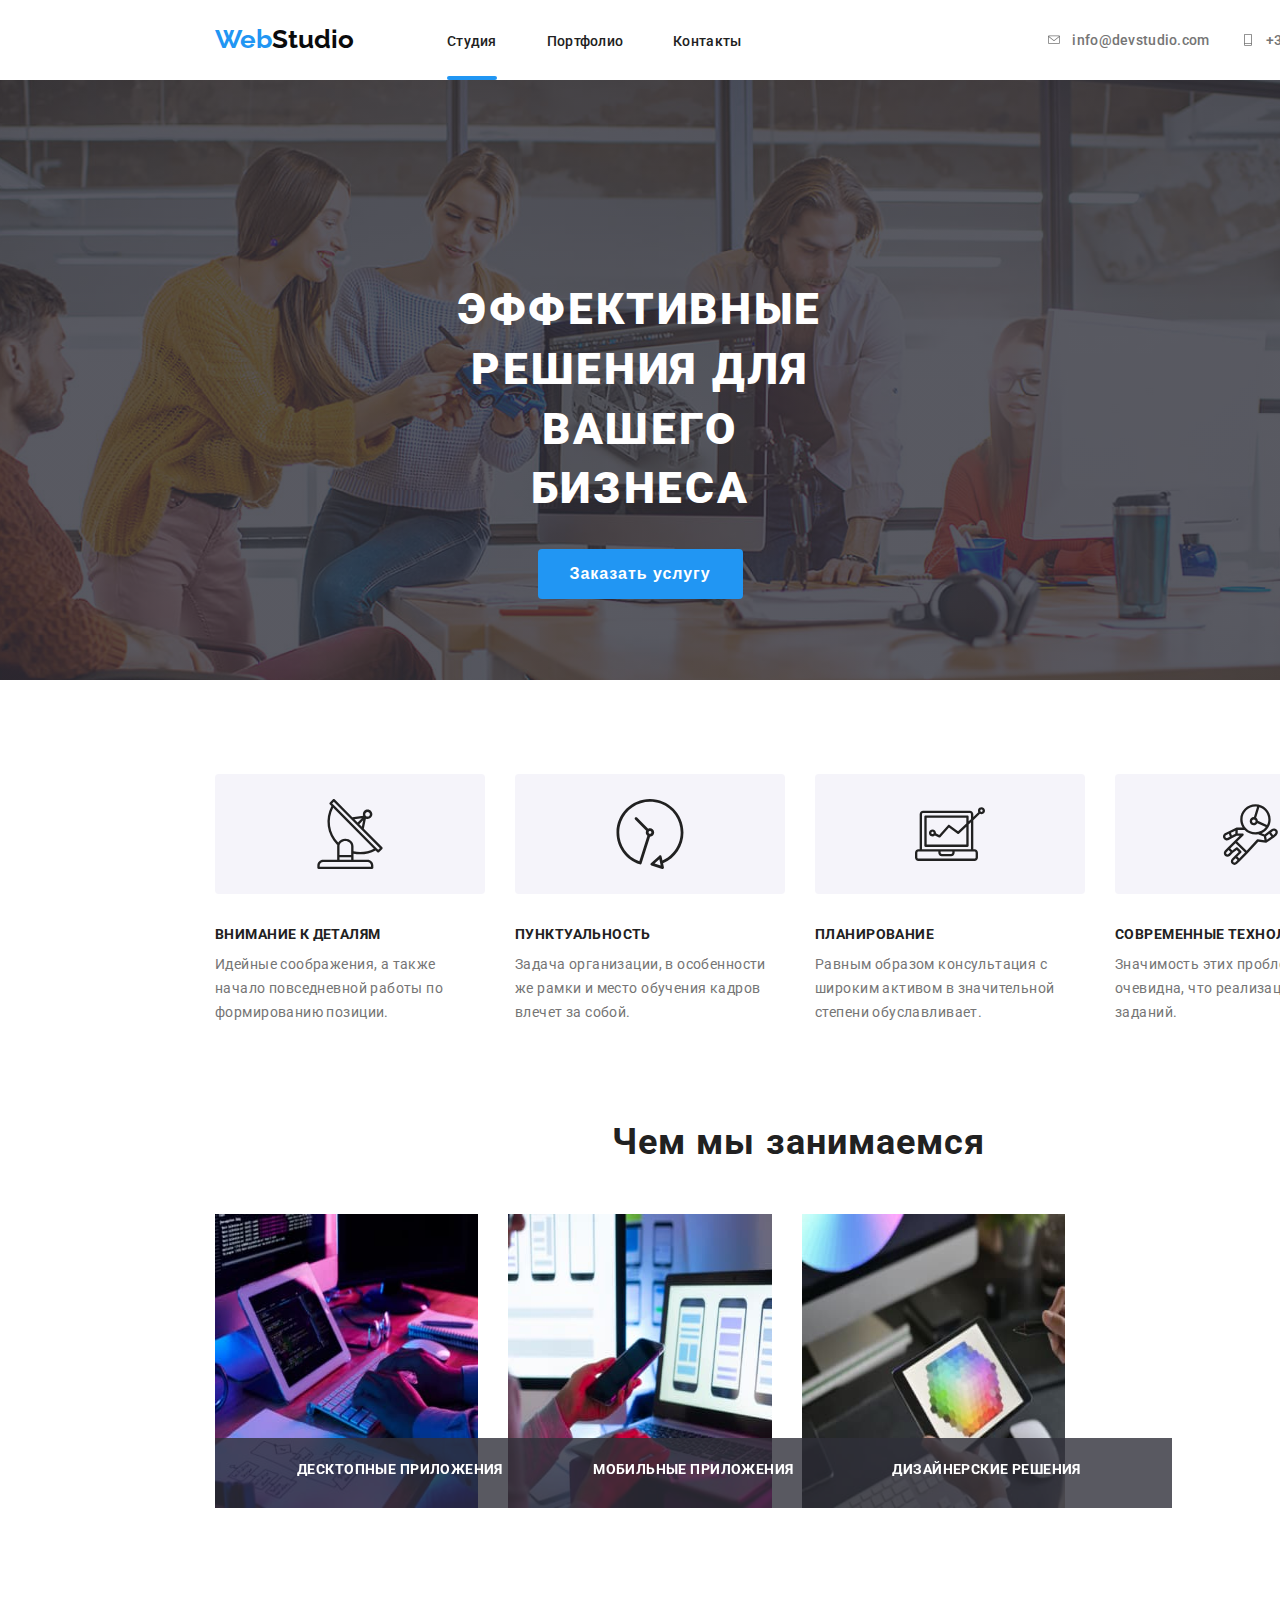
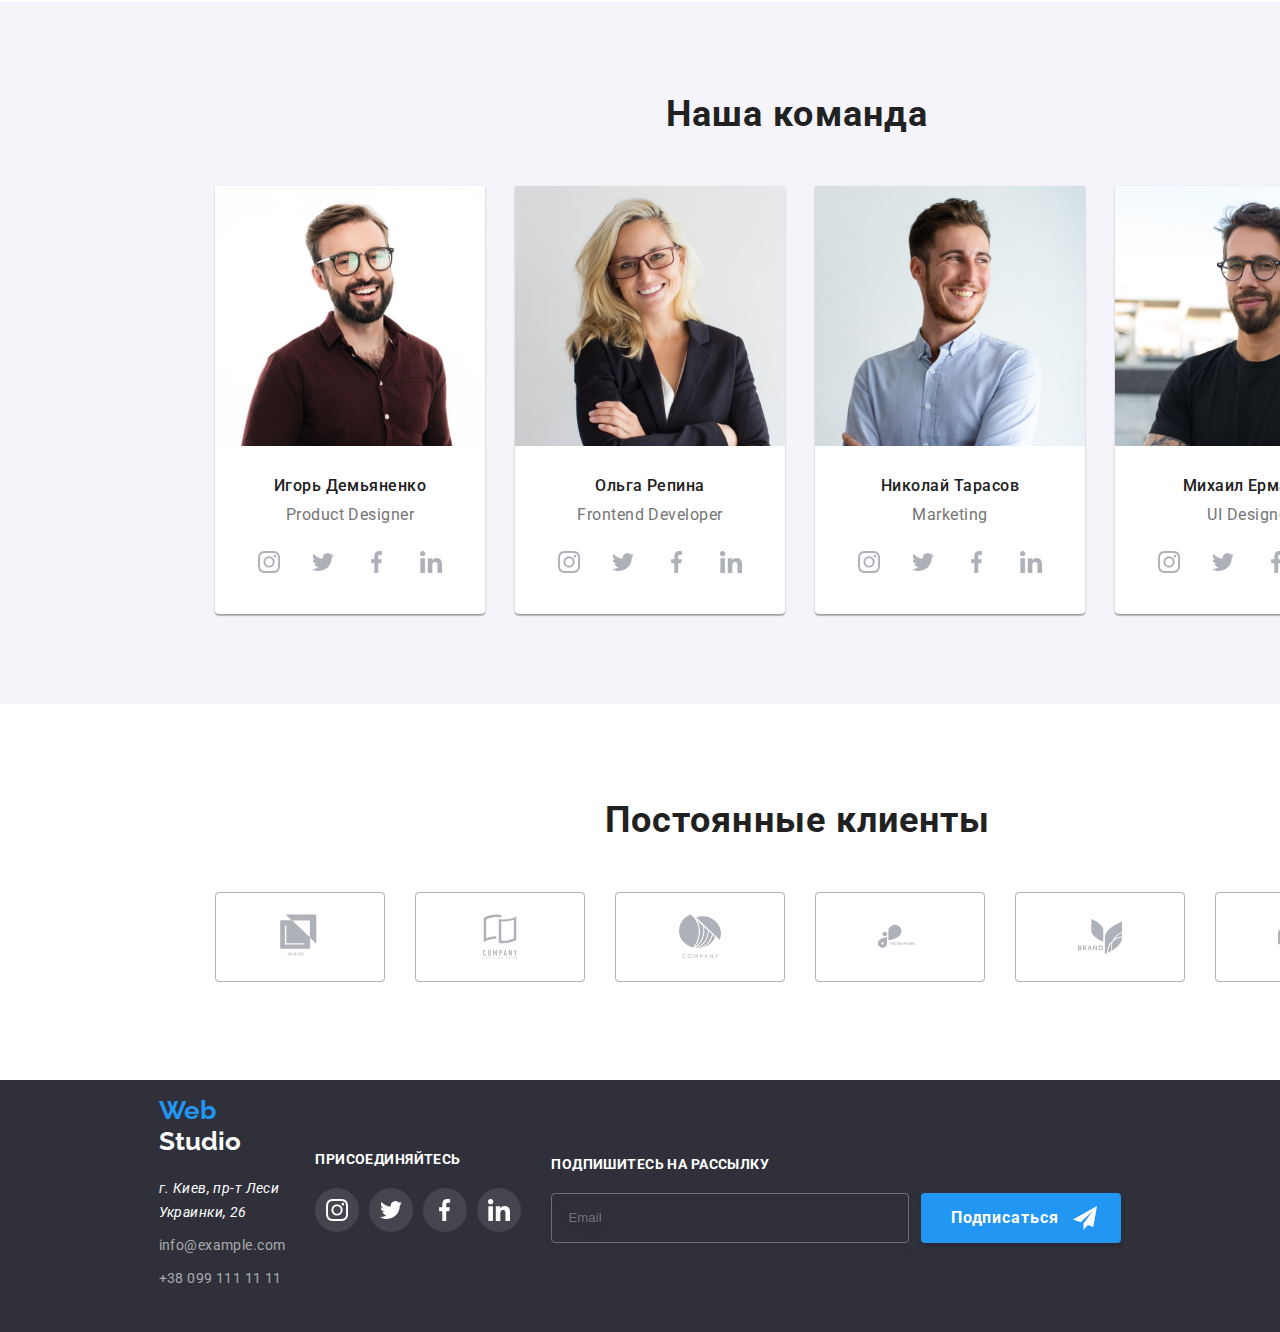
<file: index.html>
<!DOCTYPE html>
<html lang="ru">
  <head>
    <meta charset="UTF-8" />
    <meta name="viewport" content="width=device-width, initial-scale=1.0" />
    <title>Document</title>
    <link rel="stylesheet" href="./css/styles.css" />
    <link
      href="https://fonts.googleapis.com/css2?family=Raleway:wght@700&family=Roboto:wght@400;500;700;900&display=swap"
      rel="stylesheet"
    />
  </head>

  <body>
    <!-- Шапка сайта -->
    <header>
      <nav class="container">
        <div class="nav-logo">
          <a href="/" class="logo-blue"
            >Web<span class="logo-black">Studio</span></a
          >
        </div>
        <div class="nav-menu">
          <ul class="nav-list">
            <li>
              <a href="./index.html" class="nav-button-black blue-border"
                >Студия</a
              >
            </li>
            <li>
              <a href="./portfolio.html" class="nav-button-black">Портфолио</a>
            </li>
            <li><a href="#" class="nav-button-black">Контакты</a></li>
          </ul>
        </div>
        <div class="nav-contacts">
          <ul>
            <li>
              <a href="mailto:info@devstudio.com" class="nav-contact-black">
                <svg class="nav-icon">
                  <use href="./images/spreat.svg#icon-mail"></use>
                </svg>
                info@devstudio.com
              </a>
            </li>
            <li>
              <a href="tel:+380961111111" class="nav-contact-black">
                <svg class="nav-icon">
                  <use href="./images/spreat.svg#icon-phone"></use>
                </svg>
                +38 096 111 11 11
              </a>
            </li>
          </ul>
        </div>
      </nav>
    </header>
    <!-- Головна частина сайта -->
    <main>
      <section>
        <div class="overlay">
          <div class="hero-title">
            <h1>
              Эффективные решения для вашего бизнеса
            </h1>
              <button data-modal-open class="hero-button">Заказать услугу</button>
          </div>
        
          <div class="backdrop is-hidden" data-modal>
            <div class="modal">
              <h1 class="modal-title">
                Оставьте свои данные, мы вам перезвоним
              </h1>
              <form class="modal-box">
                <div class="form-field">
                  <input class="form-input" type="text" name="name" id="name" />
                  <label class="form-label text-label" for="name"
                    >Имя
                   </label>
                  <svg class="icon icon-1">
                    <use href="./images/spreat.svg#icon-name-modal"></use>
                  </svg>
                </div>
              </form>

                <div class="form-field">
                  <input class="form-input" type="tel" name="tel" id="tel" />
                  <label class="form-label text-label" for="tel">Телефон
                    
                  </label>
                    <svg class="icon icon-2">
                      <use href="./images/spreat.svg#icon-phone-modal"></use>
                    </svg>
                </div>
                <div class="form-field">
                  <input class="form-input" type="email" name="email" id="email" />
                  <label class="form-label text-label" for="email">Почта
                    
                  </label>
              <svg class="icon icon-3">
                <use href="./images/spreat.svg#icon-mail-modal"></use>
              </svg>
                </div>
                <div class="form-field">
                  <textarea
                    class="text-area text-label"
                    name="comment"
                    cols="30"
                    rows="10"
                    placeholder="Введите текст"
                  ></textarea>
                  <label class="form-label" for="comment">Комментарий
                  
                  </label>
                </div>
                <div class="form-field-rules">
                  <label for="checkbox" class="text-label-spacing">
                  <input type="checkbox" class="rules-checkbox" name="rules-checkbox" id="checkbox"/>
                    <svg class="checked-icon">
                      <use href="./images/spreat.svg#icon-checked"></use>
                    </svg>
                    Соглашаюсь с рассылкой и принимаю
                    <a href="">Условия договора</a>
                  </label>
                  </label>
                </div>
                <button class="button-submit" type="submit">Отправить</button>
              </form>

              <button class="modal-close-button" data-modal-close>
                <svg class="close-button-svg">
                  <use href="./images/spreat.svg#icon-closebutton"></use>
                </svg>
              </button>
            </div>
          </div>
        </div>
      </section>
      <div class="benefits-container">
        <ul class="benefits-list">
          <li>
            <div class="img-benefits img1"></div>
            <div class="benefits-item">
              <b class="benefits-title">Внимание к деталям</b>
              <p class="benefits-text">
                Идейные соображения, а также начало повседневной работы по
                формированию позиции.
              </p>
            </div>
          </li>
          <li>
            <div class="img-benefits img2"></div>
            <div class="benefits-item">
              <b class="benefits-title">Пунктуальность</b>
              <p class="benefits-text">
                Задача организации, в особенности же рамки и место обучения
                кадров влечет за собой.
              </p>
            </div>
          </li>
          <li>
            <div class="img-benefits img3"></div>
            <div class="benefits-item">
              <b class="benefits-title">Планирование</b>
              <p class="benefits-text">
                Равным образом консультация с широким активом в значительной
                степени обуславливает.
              </p>
            </div>
          </li>
          <li>
            <div class="img-benefits img4"></div>
            <div class="benefits-item">
              <b class="benefits-title">Современные технологии</b>
              <p class="benefits-text">
                Значимость этих проблем настолько очевидна, что реализация
                плановых заданий.
              </p>
            </div>
          </li>
        </ul>
      </div>
      <!-- Чим ми займаємось -->
      <section class="flex-container">
        <h2 class="sub-title">Чем мы занимаемся</h2>
        <ul class="doing-list">
          <li class="doing-item">
            <img
              class="doing-img"
              src="./images/desktop-app.jpg"
              alt="desctop app"
            />
            <div class="doint-item-container">
              <p class="doing-text">
                Десктопные приложения
              </p>
            </div>
          </li>
          <li class="doing-item">
            <img
              class="doing-img"
              src="./images/mobile-app.jpg"
              alt="mobile-app"
            />
            <div class="doint-item-container">
              <p class="doing-text">
                Мобильные приложения
              </p>
            </div>
          </li>
          <li class="doing-item">
            <img
              class="doing-img"
              src="./images/design-desicion.jpg"
              alt="design desicion"
            />
            <div class="doint-item-container">
              <p class="doing-text">
                Дизайнерские решения
              </p>
            </div>
          </li>
        </ul>
      </section>
      <!-- Наша команда -->
      <section class="team-container-background">
        <div class="team-container">
        <h2 class="sub-title team-h">Наша команда</h2>
        <ul class="team-list-container">
          <li class="team-list">
            <div class="team-list-top">
            <img
              src="./images/team1.jpg"
              alt="Boy1"
              class="img11"
              width="270px"
              height="260px"
            />
            </div>
            <div class="team-list-bottom">
            <b class="team-name">Игорь Демьяненко</b>
            <p class="team-position">Product Designer</p>
            <ul>
              <li class="list-icon-container">
               
                <a href="#" class="social-link">
                  <svg class="social-icon">
                    <use href="./images/spreat.svg#icon-instagram"></use>
                  </svg>
                </a>
              </li>
              <li class="list-icon-container">
                <a href="#" class="social-link">
                  <svg class="social-icon">
                    <use href="./images/spreat.svg#icon-twitter"></use>
                  </svg>
                </a>
              </li>
              <li class="list-icon-container">
                <a href="#" class="social-link">
                  <svg class="social-icon">
                    <use href="./images/spreat.svg#icon-facebook"></use>
                  </svg>
                </a>
              </li>
              <li class="list-icon-container">
                <a href="#" class="social-link">
                  <svg class="social-icon">
                    <use href="./images/spreat.svg#icon-linkedin"></use>
                  </svg>
                </a>
              </li>
            </ul>
            </div>
          </li>
          <li class="team-list">
            <div class="team-list-top">
            <img
              src="./images/team2.jpg"
              alt="Girl1"
              width="270px"
              height="260px"
                 class="img11"
            />
            </div>
            <div class="team-list-bottom">
            <b class="team-name">Ольга Репина</b>
            <p class="team-position">Frontend Developer</p>
            <ul>
              <li class="list-icon-container">
                <a href="#" class="social-link">
                  <svg class="social-icon">
                    <use href="./images/spreat.svg#icon-instagram"></use>
                  </svg>
                </a>
              </li>
              <li class="list-icon-container">
                <a href="#" class="social-link">
                  <svg class="social-icon">
                    <use href="./images/spreat.svg#icon-twitter"></use>
                  </svg>
                </a>
              </li>
              <li class="list-icon-container">
                <a href="#" class="social-link">
                  <svg class="social-icon">
                    <use href="./images/spreat.svg#icon-facebook"></use>
                  </svg>
                </a>
              </li>
              <li class="list-icon-container">
                <a href="#" class="social-link">
                  <svg class="social-icon">
                    <use href="./images/spreat.svg#icon-linkedin"></use>
                  </svg>
                </a>
              </li>
            </ul>
            </div>
          </li>
          <li class="team-list">
            <div class="team-list-top">
            <img
              src="./images/team3.jpg"
              alt="boy2"
              width="270px"
              height="260px"
            />
            </div>
            <div class="team-list-bottom">
            <b class="team-name">Николай Тарасов</b>
            <p class="team-position">Marketing</p>
            <ul>
              <li class="list-icon-container">
                <a href="#" class="social-link">
                  <svg class="social-icon">
                    <use href="./images/spreat.svg#icon-instagram"></use>
                  </svg>
                </a>
              </li>
              <li class="list-icon-container">
                <a href="#" class="social-link">
                  <svg class="social-icon">
                    <use href="./images/spreat.svg#icon-twitter"></use>
                  </svg>
                </a>
              </li>
              <li class="list-icon-container">
                <a href="#" class="social-link">
                  <svg class="social-icon">
                    <use href="./images/spreat.svg#icon-facebook"></use>
                  </svg>
                </a>
              </li>
              <li class="list-icon-container">
                <a href="#" class="social-link">
                  <svg class="social-icon">
                    <use href="./images/spreat.svg#icon-linkedin"></use>
                  </svg>
                </a>
              </li>
            </ul>
            </div>
          </li>
          <li class="team-list">
            <div class="team-list-top">
            <img
              src="./images/team4.jpg"
              alt="Boy3"
              width="270px"
              height="260px"
            />
            </div>
            <div class="team-list-bottom">
            <b class="team-name">Михаил Ермаков</b>
            <p class="team-position">UI Designer</p>
            <ul>
              <li class="list-icon-container">
                <a href="#" class="social-link">
                  <svg class="social-icon">
                    <use href="./images/spreat.svg#icon-instagram"></use>
                  </svg>
                </a>
              </li>
              <li class="list-icon-container">
                <a href="#" class="social-link">
                  <svg class="social-icon">
                    <use href="./images/spreat.svg#icon-twitter"></use>
                  </svg>
                </a>
              </li>
              <li class="list-icon-container">
                <a href="#" class="social-link">
                  <svg class="social-icon">
                    <use href="./images/spreat.svg#icon-facebook"></use>
                  </svg>
                </a>
              </li>
              <li class="list-icon-container">
                <a href="#" class="social-link">
                  <svg class="social-icon">
                    <use href="./images/spreat.svg#icon-linkedin"></use>
                  </svg>
                </a>
              </li>
            </ul>
            </div>
          </li>
        </ul>
        </div>
      </section>
      <!-- Постійні клієнти -->
      <section class="fav-clients">
        <h2 class="fav-title">
          Постоянные клиенты
        </h2>

        <ul class="clients-list">
          <li>
            <a href="" class="clients-list-item">
              <svg class="clients-logo">
                <use href="./images/spreat.svg#icon-client1"></use>
              </svg>
            </a>
          </li>
          <li>
            <a href="" class="clients-list-item">
              <svg class="clients-logo">
                <use href="./images/spreat.svg#icon-client2"></use>
              </svg>
            </a>
          </li>
          <li>
            <a href="" class="clients-list-item">
              <svg class="clients-logo">
                <use href="./images/spreat.svg#icon-client3"></use>
              </svg>
            </a>
          </li>
          <li>
            <a href="" class="clients-list-item">
              <svg class="clients-logo">
                <use href="./images/spreat.svg#icon-client4"></use>
              </svg>
            </a>
          </li>
          <li>
            <a href="" class="clients-list-item">
              <svg class="clients-logo">
                <use href="./images/spreat.svg#icon-client5"></use>
              </svg>
            </a>
          </li>
          <li>
            <a href="" class="clients-list-item">
              <svg class="clients-logo">
                <use href="./images/spreat.svg#icon-client6"></use>
              </svg>
            </a>
          </li>
        </ul>
      </section>
    </main>
    <!-- Підвал сайта -->
    <footer class="footer-background">
      <div class="footer-div-background">
        <div class="footer-contacts">
          <a href="/" class="logo-blue-footer"
            >Web <span class="logo-white">Studio</span></a
          >
          <address class="address-footer">
            г. Киев, пр-т Леси Украинки, 26
          </address>
          <a href="mailto:info@example.com" class="contacts-footer"
            >info@example.com</a
          >

          <a href="tel:+380991111111" class="contacts-footer"
            >+38 099 111 11 11</a
          >
        </div>
        <div class="footer-socials">
          <h3 class="join-title">Присоединяйтесь</h3>
          <ul class="footer-list">
            <li class="footer-list-icon-container">
              <a href="#" class="footer-social-link">
                <svg class="footer-social-icon">
                  <use href="./images/spreat.svg#icon-instagram"></use>
                </svg>
              </a>
            </li>
            <li class="footer-list-icon-container">
              <a href="#" class="footer-social-link">
                <svg class="footer-social-icon">
                  <use href="./images/spreat.svg#icon-twitter"></use>
                </svg>
              </a>
            </li>
            <li class="footer-list-icon-container">
              <a href="#" class="footer-social-link">
                <svg class="footer-social-icon">
                  <use href="./images/spreat.svg#icon-facebook"></use>
                </svg>
              </a>
            </li>
            <li class="footer-list-icon-container">
              <a href="#" class="footer-social-link">
                <svg class="footer-social-icon">
                  <use href="./images/spreat.svg#icon-linkedin"></use>
                </svg>
              </a>
            </li>
          </ul>
        </div>

        <div class="mail-subscribe">
          <h3 class="join-title">Подпишитесь на рассылку</h3>
          <form class="submit-form">
            <input
              class="submit"
              type="email"
              name="email"
              placeholder="Email"
            />
            <button class="button-subscribe" type="submit">Подписаться</button>
          </form>
        </div>
      </div>
    </footer>
    <script src="./js/modal.js"></script>
  </body>
</html>
</file>
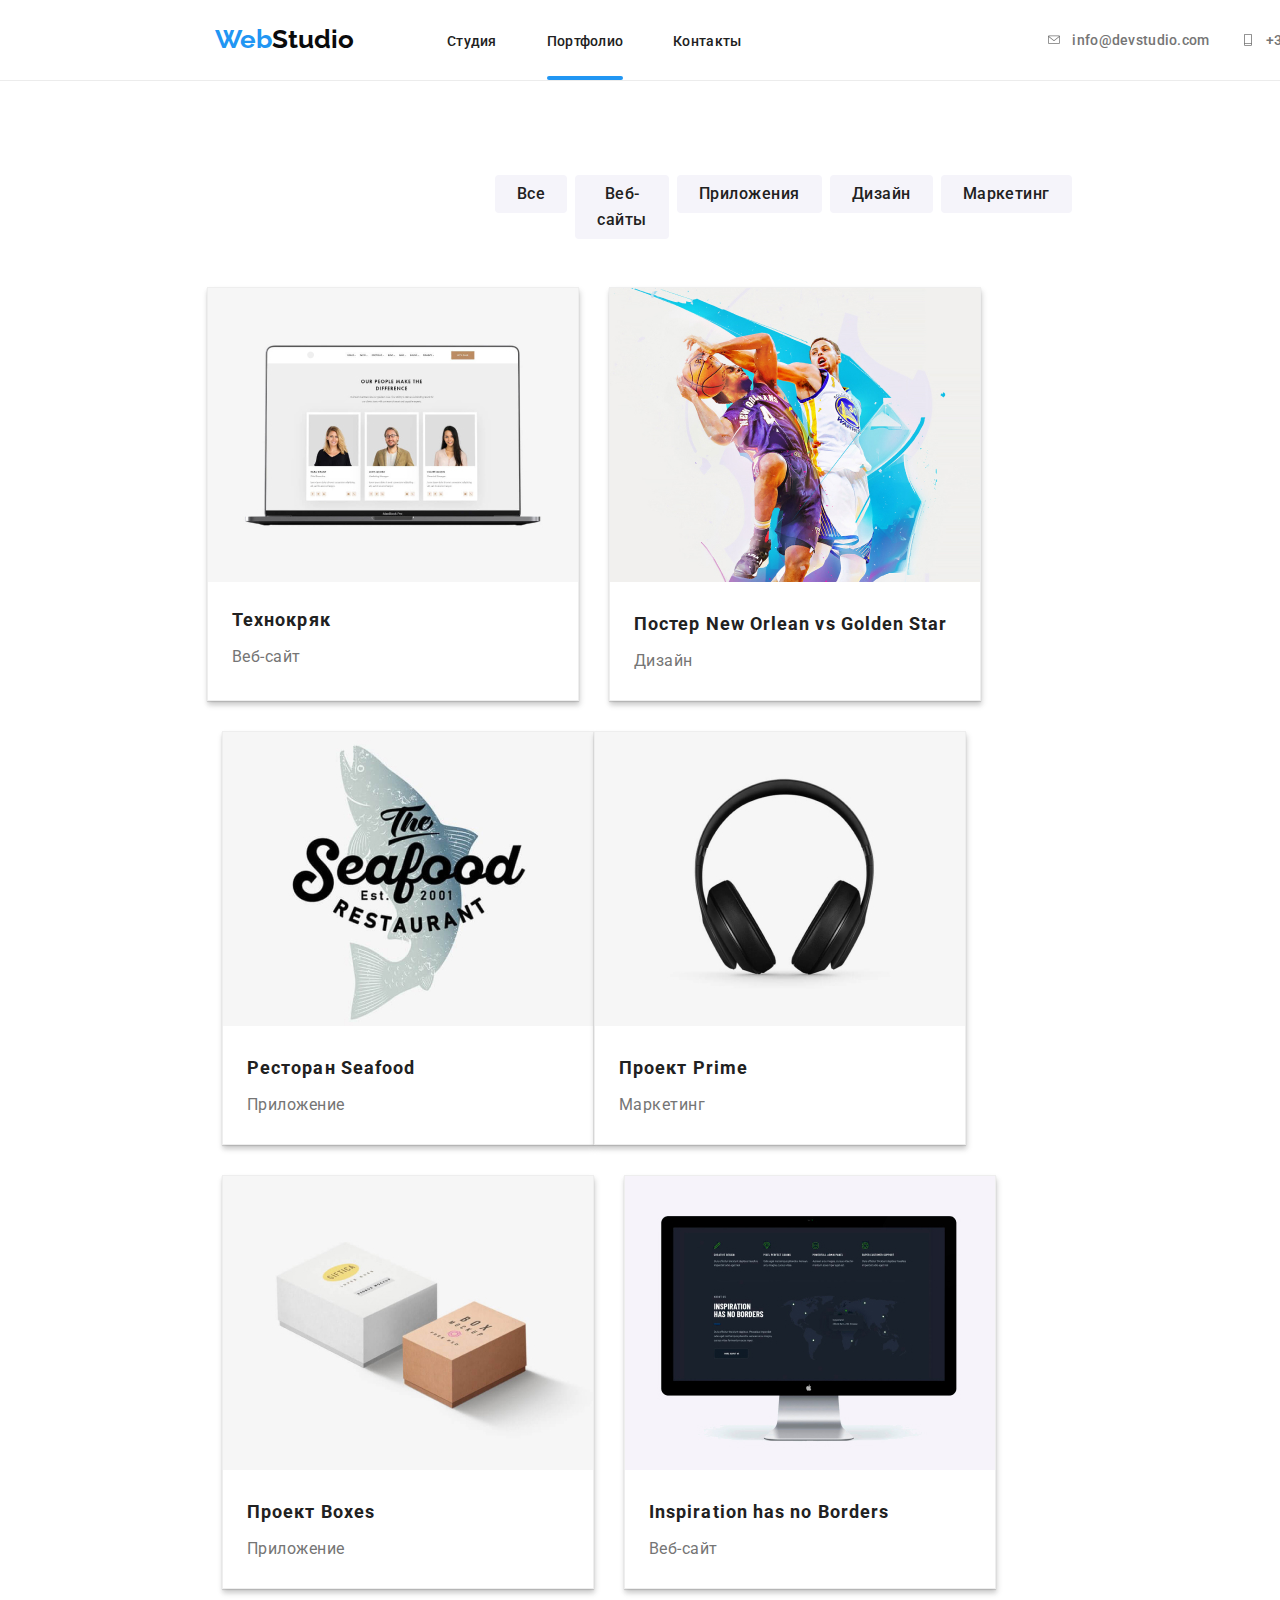
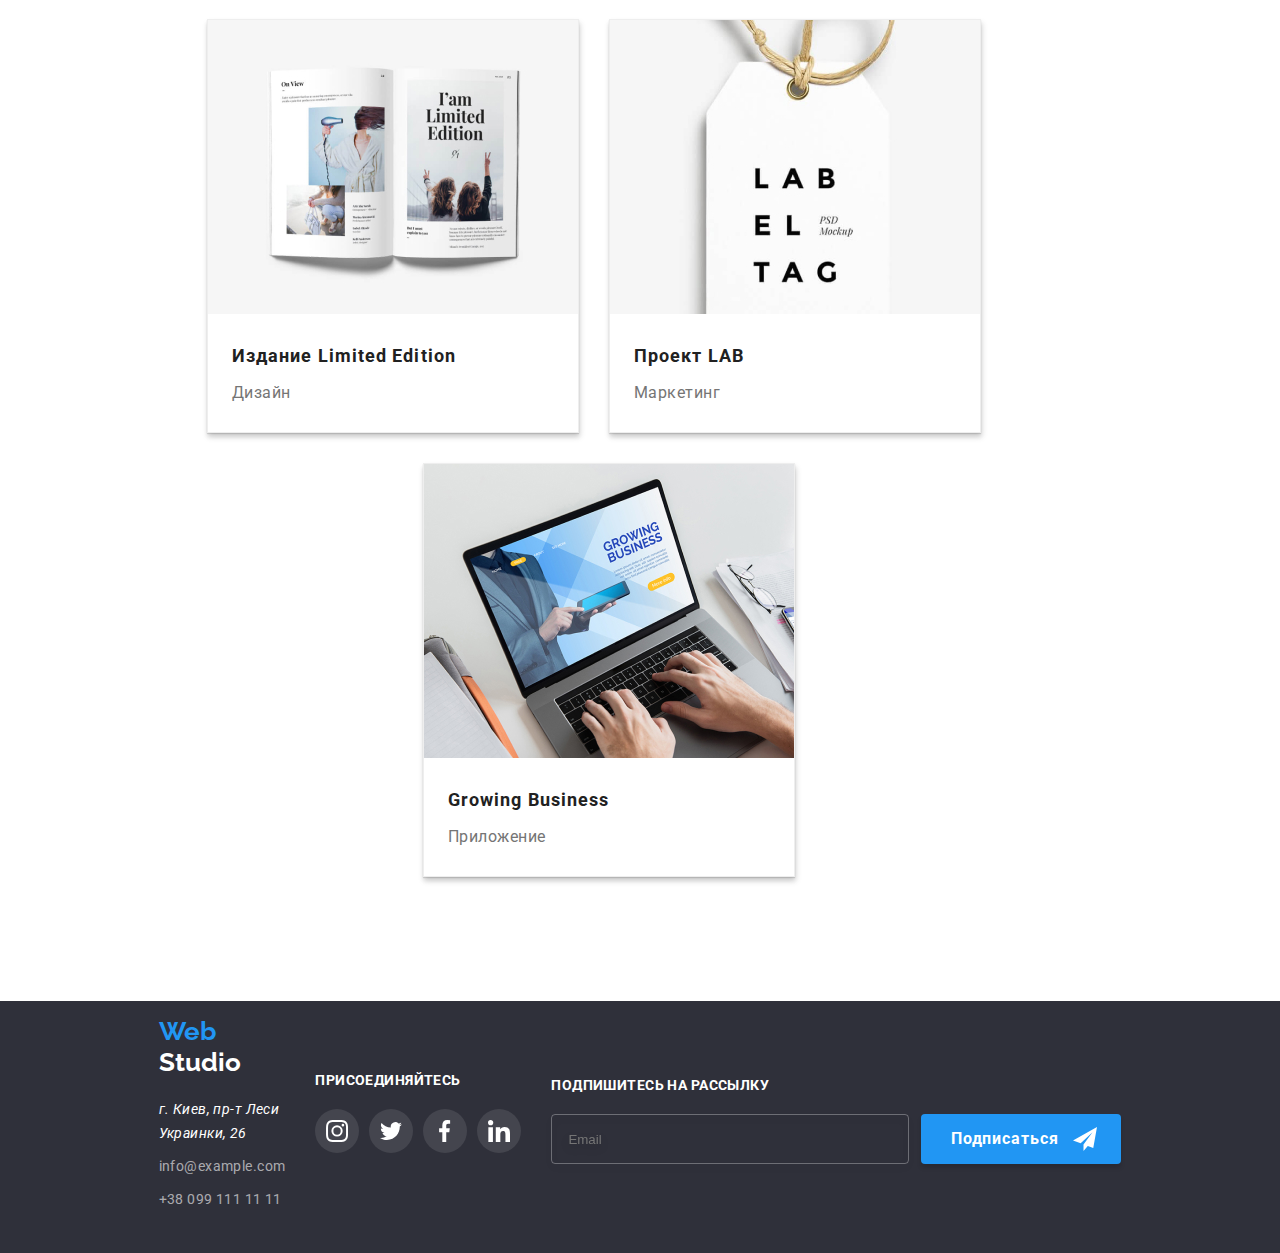
<file: portfolio.html>
<!DOCTYPE html>
<html lang="en">
  <!-- Голова сторінки -->
  <head>
    <meta charset="UTF-8" />
    <meta name="viewport" content="width=device-width, initial-scale=1.0" />
    <title>Document</title>
    <link rel="stylesheet" href="./css/styles.css" />
    <link
      href="https://fonts.googleapis.com/css2?family=Raleway:wght@700&family=Roboto:wght@400;500;700;900&display=swap"
      rel="stylesheet"
    />
  </head>
  <body>
    <!-- Шапка сайта -->
    <header class="container-portfolio">
      <nav class="container">
        <div class="nav-logo">
          <a href="/" class="logo-blue"
            >Web<span class="logo-black">Studio</span></a
          >
        </div>
        <div class="nav-menu">
          <ul class="nav-list">
            <li>
              <a href="./index.html" class="nav-button-black">Студия</a>
            </li>
            <li>
              <a href="./portfolio.html" class="nav-button-black blue-border"
                >Портфолио</a
              >
            </li>
            <li><a href="#" class="nav-button-black">Контакты</a></li>
          </ul>
        </div>
        <div class="nav-contacts">
          <ul>
            <li>
              <a href="mailto:info@devstudio.com" class="nav-contact-black">
                <svg class="nav-icon">
                  <use href="./images/spreat.svg#icon-mail"></use>
                </svg>
                info@devstudio.com
              </a>
            </li>
            <li>
              <a href="tel:+380961111111" class="nav-contact-black">
                <svg class="nav-icon">
                  <use href="./images/spreat.svg#icon-phone"></use>
                </svg>
                +38 096 111 11 11
              </a>
            </li>
          </ul>
        </div>
      </nav>
    </header>
    <!-- Головна частина сайта -->
    <main>
      <section class="portfolio-container">
        <div>
          <ul class="portfolio-filter">
            <li class="portfolio-button-container">
              <button class="portfolio-button">Все</button>
            </li>
            <li class="portfolio-button-container">
              <button class="portfolio-button">Веб-сайты</button>
            </li>
            <li class="portfolio-button-container">
              <button class="portfolio-button">Приложения</button>
            </li>
            <li class="portfolio-button-container">
              <button class="portfolio-button">Дизайн</button>
            </li>
            <li class="portfolio-button-container">
              <button class="portfolio-button">Маркетинг</button>
            </li>
          </ul>
        </div>
        <div class="portfolio-list">
          <ul>
            <li class="porfolio-item">
              <div class="portfolio-box">
                <img
                  src="./images/portfolio-firstimage.jpg"
                  alt="Технокряк"
                  width="370"
                  height="294"
                />

                <div class="overlay-portfolio">
                  <p class="portfolio-item-text-firstitem">
                    Технокряк это современная площадка распространения
                    коронавируса. Компании используют эту платформу для
                    цифрового шпионажа и атак на защищённые сервера конкурентов.
                  </p>
                </div>
              </div>

              <h2 class="portfolio-item-title">Технокряк</h2>
              <p class="portfolio-item-text">Веб-сайт</p>
            </li>
            <li class="porfolio-item">
              <img
                src="./images/portfolio-secondimage.jpg"
                alt="Баскетболісти"
                width="370"
                height="294"
              />
              <h2 class="portfolio-item-title">
                Постер New Orlean vs Golden Star
              </h2>
              <p class="portfolio-item-text">Дизайн</p>
            </li>
            <li class="porfolio-item">
              <img
                src="./images/portfolio-thirtdimage.jpg"
                alt="Ресторан The seafood"
                width="370"
                height="294"
              />
              <h2 class="portfolio-item-title">Ресторан Seafood</h2>
              <p class="portfolio-item-text">Приложение</p>
            </li>
            <li class="porfolio-item">
              <img
                src="./images/portfolio-fourthimage.jpg"
                alt="Наушники"
                width="370"
                height="294"
              />
              <h2 class="portfolio-item-title">Проект Prime</h2>
              <p class="portfolio-item-text">Маркетинг</p>
            </li>
            <li class="porfolio-item">
              <img
                src="./images/portfolio-fifthimage.jpg"
                alt="Проект Boxes"
                width="370"
                height="294"
              />
              <h2 class="portfolio-item-title">Проект Boxes</h2>
              <p class="portfolio-item-text">Приложение</p>
            </li>
            <li class="porfolio-item">
              <img
                src="./images/portfolio-sixthimage.jpg"
                alt="Монитор"
                width="370"
                height="294"
              />
              <h2 class="portfolio-item-title">Inspiration has no Borders</h2>
              <p class="portfolio-item-text">Веб-сайт</p>
            </li>
            <li class="porfolio-item">
              <img
                src="./images/portfolio-seventhimage.jpg"
                alt="Издание"
                width="370"
                height="294"
              />
              <h2 class="portfolio-item-title">Издание Limited Edition</h2>
              <p class="portfolio-item-text">Дизайн</p>
            </li>
            <li class="porfolio-item">
              <img
                src="./images/portfolio-eightimage.jpg"
                alt="LAB тэг"
                width="370"
                height="294"
              />
              <h2 class="portfolio-item-title">Проект LAB</h2>
              <p class="portfolio-item-text">Маркетинг</p>
            </li>
            <li class="porfolio-item">
              <img
                src="./images/portfolio-ninethimage.jpg"
                alt="Ноутбук"
                width="370"
                height="294"
              />
              <h2 class="portfolio-item-title">Growing Business</h2>
              <p class="portfolio-item-text">Приложение</p>
            </li>
          </ul>
        </div>
      </section>
    </main>
    <!-- Підвал сайту -->
    <footer class="footer-background">
      <div class="footer-div-background">
        <div class="footer-contacts">
          <a href="/" class="logo-blue-footer"
            >Web <span class="logo-white">Studio</span></a
          >
          <address class="address-footer">
            г. Киев, пр-т Леси Украинки, 26
          </address>
          <a href="mailto:info@example.com" class="contacts-footer"
            >info@example.com</a
          >

          <a href="tel:+380991111111" class="contacts-footer"
            >+38 099 111 11 11</a
          >
        </div>
        <div class="footer-socials">
          <h3 class="join-title">Присоединяйтесь</h3>
          <ul class="footer-list">
            <li class="footer-list-icon-container">
              <a href="#" class="footer-social-link">
                <svg class="footer-social-icon">
                  <use href="./images/spreat.svg#icon-instagram"></use>
                </svg>
              </a>
            </li>
            <li class="footer-list-icon-container">
              <a href="#" class="footer-social-link">
                <svg class="footer-social-icon">
                  <use href="./images/spreat.svg#icon-twitter"></use>
                </svg>
              </a>
            </li>
            <li class="footer-list-icon-container">
              <a href="#" class="footer-social-link">
                <svg class="footer-social-icon">
                  <use href="./images/spreat.svg#icon-facebook"></use>
                </svg>
              </a>
            </li>
            <li class="footer-list-icon-container">
              <a href="#" class="footer-social-link">
                <svg class="footer-social-icon">
                  <use href="./images/spreat.svg#icon-linkedin"></use>
                </svg>
              </a>
            </li>
          </ul>
        </div>

        <div class="mail-subscribe">
          <h3 class="join-title">Подпишитесь на рассылку</h3>
          <form class="submit-form">
            <input
              class="submit"
              type="email"
              name="email"
              placeholder="Email"
            />
            <button class="button-subscribe" type="submit">Подписаться</button>
          </form>
        </div>
      </div>
    </footer>
  </body>
</html>
</file>
<file: css/styles.css>
/* Стилі для Студіо */
html {
  box-sizing: border-box;
}

*,
*::before,
*::after {
  box-sizing: inherit;
}

body {
  font-family: Roboto, sans-serif;
  /* padding: 0 215px; */
  margin: 0;
}

a {
  text-decoration: none;
}

ul {
  list-style-type: none;
}

img {
  max-width: 100%;
}
/* Стилі для шапки */

.container {
  display: flex;
  align-items: center;
  justify-content: flex-start;
  flex-wrap: nowrap;
  margin-left: 215px;
  margin-right: 215px;
  text-align: center;
  height: 80px;
  width: 100%;
}

.nav-menu {
  padding-left: 93px;
  padding-right: 305px;
}
.nav-list {
  display: flex;
  padding-left: 0;
}

.nav-list li:not(:last-child) {
  padding-right: 50px;
}

.nav-item {
  margin-right: 305px;
  margin-left: 85px;
  padding: 0;
}

.nav-contacts ul {
  display: flex;
  margin: 0;
  padding: 0;
}

.nav-contacts ul li img {
  padding-right: 10px;
}

.nav-contacts ul li:first-child {
  padding-right: 30px;
}

.logo-blue {
  font-family: Raleway, sans-serif;
  font-weight: bold;
  font-size: 26px;
  line-height: 1.2;
  color: #2196f3;
}

.logo-black {
  font-family: Raleway, sans-serif;
  font-weight: bold;
  font-size: 26px;
  line-height: 1.2;
  color: #0a0b0c;
}

.nav-button-black {
  color: #212121;
  font-family: Roboto, sans-serif;
  font-weight: 500;
  font-size: 14px;
  line-height: 1.14;
  letter-spacing: 0.02em;
  transition: 250ms cubic-bezier(0.4, 0, 0.2, 1);
}

.blue-border {
  position: relative;
}

.blue-border::after {
  content: "";
  position: absolute;
  width: 100%;
  height: 4px;
  background: #2196f3;
  border-radius: 2px;
  display: inline-block;
  top: 43px;
  left: 0;
}

.nav-button-black:hover {
  color: #2196f3;
}
.nav-phone-black:hover {
  color: #2196f3;
}
.nav-button-black:focus {
  color: #2196f3;
}
.nav-phone-black:focus {
  color: #2196f3;
}
.nav-phone-black {
  color: #757575;
  font-family: Roboto, sans-serif;
  font-weight: 500;
  font-size: 14px;
  line-height: 1.14;
  letter-spacing: 0.02em;
}

.nav-contact-black {
  display: inline-flex;
  align-items: center;
  font-family: Roboto;
  font-style: normal;
  font-weight: 500;
  font-size: 14px;
  line-height: 16px;
  letter-spacing: 0.02em;
  color: #757575;

  transition: 250ms cubic-bezier(0.4, 0, 0.2, 1);
}

.nav-contact-black:hover {
  color: #2196f3;
}

.nav-icon {
  height: 12px;
  width: 16px;
  margin-right: 10px;
  fill: currentColor;
}

/* Стилі для головного контенту */

.overlay {
  display: flex;
  /* flex-direction: column; */
  /* align-items: center; */
  /* justify-content: center; */
  /* margin-left: auto; */
  padding-left: 451px;
  padding-top: 200px;
  padding-right: 451px;
  /* margin-right: auto; */
  flex-wrap: wrap;
  height: 600px;
  background-image: linear-gradient(
      to right,
      rgba(47, 48, 58, 0.8),
      rgba(47, 48, 58, 0.8)
    ),
    url("../images/overlay.jpg");
  background-repeat: no-repeat;
  background-position: center;
  background-size: cover;
}

.hero-title {
  width: 696px;
  height: 120px;
  text-align: center;
  margin-bottom: 30px;
}

.hero-title h1 {
  font-weight: 900;
  font-size: 44px;
  line-height: 1.36;
  /* text-align: center; */
  letter-spacing: 0.06em;
  text-transform: uppercase;
  color: #ffffff;
  margin: 0;
  padding-bottom: 30px;
}

.hero-button {
  width: 200;
  height: 50px;
  padding-right: 15px;
  padding-left: 15px;
  font-weight: 700;
  font-size: 16px;
  line-height: 1.87;
  align-self: center;
  letter-spacing: 0.06em;
  color: #ffffff;
  background-color: #2196f3;
  padding: 10px 32px;
  margin-left: auto;
  margin-right: auto;
  border-radius: 4px;
  border: 0;
}

/* Бекдроп */

.backdrop {
  position: fixed;
  top: 0;
  left: 0;
  width: 100%;
  height: 100%;
  background-color: rgba(0, 0, 0, 0.2);
  z-index: 1;
}

.backdrop.is-hidden {
  opacity: 0;
  pointer-events: none;
}

.modal {
  position: absolute;
  top: 61%;
  left: 48%;
  transform: translate(-50%, -50%);
  width: 528px;
  height: 581px;
  background: #ffffff;
  box-shadow: 0px 1px 3px rgba(0, 0, 0, 0.12), 0px 1px 1px rgba(0, 0, 0, 0.14),
    0px 2px 1px rgba(0, 0, 0, 0.2);
  border-radius: 4px;
  padding: 40px;
  display: flex;
  flex-direction: column;
}

.modal-box {
  display: block;
}

.modal-title {
  font-family: Roboto;
  font-style: normal;
  font-weight: bold;
  font-size: 20px;
  line-height: 23px;
  text-align: center;
  letter-spacing: 0.03em;

  color: #212121;
  margin: 0;
  margin-bottom: 30px;
  padding: 0;
}

.form-field {
  display: block;
  position: relative;
  width: 100%;
  margin: 0;
  padding: 0;
}

.form-label {
  top: -4px;
  left: 0;
  transform: translateY(-100%);
  position: absolute;
  font-size: 12px;
  line-height: 14px;
  letter-spacing: 0.01em;
  color: #757575;
}

.form-input {
  position: relative;
  width: 100%;
  height: 40px;
  margin: 0;
  border-radius: 4px;
  margin-bottom: 10px;
  padding: 12px 42px;
  outline: none;
  border: none;
  border: 1px solid rgba(33, 33, 33, 0.2);
  margin-bottom: 28px;
  transition: 250ms cubic-bezier(0.4, 0, 0.2, 1);
}

.text-label {
  font-family: Roboto;
  font-style: normal;
  font-weight: normal;
  font-size: 12px;
  line-height: 14px;
}

.text-label-spacing {
  letter-spacing: 0.03em;
  font-family: Roboto;
  font-style: normal;
  font-weight: normal;
  font-size: 14px;
  line-height: 24px;
  letter-spacing: 0.03em;
  color: #757575;
}

.text-label-spacing a {
  font-size: 14px;
  line-height: 24px;
  letter-spacing: 0.03em;
  color: #2196f3;
  text-decoration: underline;
}

.icon {
  position: absolute;
  left: 15px;
  top: 14px;
  display: block;
  width: 12px;
  height: 12px;
  color: inherit;
  background-color: #fff;
  transition: 250ms cubic-bezier(0.4, 0, 0.2, 1);
}

.form-input:focus ~ .icon {
  fill: #2196f3;
}

.form-input:focus {
  border: 1px solid #2196f3;
}

.text-area {
  display: block;
  width: 100%;
  width: 448px;
  height: 120px;
  resize: none;
  border-radius: 4px;
  padding: 12px 16px;
  outline: none;
  border: none;
  border: 1px solid rgba(33, 33, 33, 0.2);
  transition: 250ms cubic-bezier(0.4, 0, 0.2, 1);
}

.text-area:focus {
  border: 1px solid #2196f3;
}

.form-field-rules {
  display: block;
  position: relative;
  /* margin: 20px 51px 30px 71px; */
  margin-left: 37px;
  margin-top: 20px;
  margin-bottom: 30px;
}

/* .checked-icon {
  width: 16px;
  height: 15px;
  position: absolute;
  left: -25px;
  top: 3px;
  border: 2px solid #212121;
  border-radius: 20%;
  fill: #ffffff;
  transition: 250ms cubic-bezier(0.4, 0, 0.2, 1);
} */

.checked-icon {
  position: absolute;
  left: -25px;
  top: 3px;
  display: inline-block;
  width: 16px;
  height: 15px;
  border: 2px solid #212121;
  border-radius: 20%;
  fill: #ffffff;
  transition: 250ms cubic-bezier(0.4, 0, 0.2, 1);
}

.rules-checkbox:checked + .checked-icon {
  border: 0;
  border-radius: 20%;
  background-color: #2196f3;
}

.rules-checkbox {
  position: absolute;
  -webkit-appearance: none;
  -moz-appearance: none;
  appearance: none;
}

.button-submit {
  width: 200px;
  height: 50px;
  background: #2196f3;
  box-shadow: 0px 4px 4px rgba(0, 0, 0, 0.15);
  border: 0;
  border-radius: 4px;
  font-family: Roboto;
  font-style: normal;
  font-weight: bold;
  font-size: 16px;
  line-height: 30px;
  letter-spacing: 0.06em;
  color: #ffffff;
  padding: 10px 55px;
  margin-left: 125px;
  margin-right: 123px;
}

.modal-close-button {
  position: absolute;
  display: flex;
  justify-content: center;
  align-items: center;
  top: 0;
  right: 0;
  margin-top: 8px;
  margin-right: 8px;
  background: #ffffff;
  border: 1px solid rgba(0, 0, 0, 0.1);
  border-radius: 50%;
  box-sizing: border-box;
  width: 30px;
  height: 30px;
  color: #000000;
  cursor: pointer;
  transition: 250ms cubic-bezier(0.4, 0, 0.2, 1);
}

.modal-close-button:hover {
  fill: #2196f3;
}

.modal-close-button svg {
  color: inherit;
  width: 11px;
  height: 11px;
}

/* Benefits */

.img-benefits {
  width: 270px;
  height: 120px;
  background: #f5f4fa;
  border-radius: 4px;
  background-repeat: no-repeat;
  background-position: center;
  margin-bottom: 30px;
}

.img1 {
  background-image: url(../images/details.svg);
}

.img2 {
  background-image: url(../images/clock.svg);
}

.img3 {
  background-image: url(../images/laptop.svg);
}

.img4 {
  background-image: url(../images/body.svg);
}

.benefits-container {
  margin-top: 94px;
  width: 100%;
  margin-right: auto;
  margin-left: auto;
  /* margin-bottom: 94px; */
}

.benefits-list {
  margin: 0;
  padding: 0;
  bottom: none;
}

.benefits-container ul {
  display: flex;
  align-items: center;
  padding: 0;
  margin-left: 215px;
  margin-right: 215px;
}

.benefits-item {
  display: inline-block;
  flex-wrap: wrap;
  align-items: center;
  text-align: left;
  justify-content: center;
}

.benefits-container ul li:not(:last-child) {
  margin-right: 30px;
}

.benefits-title {
  font-weight: 700;
  font-size: 14px;
  line-height: 1.14;
  letter-spacing: 0.03em;
  text-transform: uppercase;
  color: #212121;
}

.benefits-text {
  font-size: 14px;
  line-height: 1.71;
  letter-spacing: 0.03em;
  color: #757575;
  width: 270px;
  height: 75px;
  margin: 0;
  margin-top: 10px;
}

.sub-title {
  font-family: Roboto, sans-serif;
  font-weight: 700;
  font-size: 36px;
  line-height: 1.16;
  letter-spacing: 0.03em;
  color: #212121;
  /* text-align: center; */
  padding-bottom: 50px;
  padding-top: 94px;
  margin: 0;
  margin-left: 612px;
}

/* Чим ми займаємось */

.doing-list {
  display: flex;
  /* align-items: center; */
  padding-left: 0;
  padding-right: 0;
  margin-top: 0;
  margin-left: 215px;
  margin-right: 215px;
  font-family: Roboto;
  font-style: normal;
  font-weight: bold;
  font-size: 14px;
  line-height: 16px;
  text-align: center;
  letter-spacing: 0.03em;
  text-transform: uppercase;
}

.doing-list li:not(:last-child) {
  margin-right: 30px;
}

.doing-item {
  width: 370px;
  height: 294px;
  position: relative;
  /* background-image: url(../images/portfolio-ninethimage.jpg); */
}

.doing-img {
  width: 370px;
  height: 294px;
  z-index: -1;
}

.doing-text {
  position: absolute;
  z-index: 1;
  bottom: 16px;
  font-weight: 700;
  font-size: 14px;
  line-height: 1.14;
  text-align: center;
  letter-spacing: 0.03em;
  text-transform: uppercase;
  color: #ffffff;
}

.doint-item-container {
  position: absolute;
  bottom: 0;
  display: flex;
  justify-content: center;
  align-items: center;
  width: 370px;
  height: 70px;
  background-color: rgba(47, 48, 58, 0.8);
}

/* наша команда */

.team-container-background {
  background-color: #f5f4fa;
}

.team-container {
  display: flex;
  flex-direction: column;
  /* justify-content: center;
  align-items: center; */
  flex-wrap: wrap;
  height: 702px;
  padding-top: 92px;
  /* padding-right: 15px;
  padding-left: 15px; */
  margin-left: 215px;
}

.img11 {
  display: block;
  margin: 0;
  padding: 0;
  margin-right: 0;
}

.team-list-top {
  display: block;
  width: 270px;
  height: 260px;
  margin: 0;
  padding: 0;
}

.team-h {
  margin: 0;
  margin-bottom: 50px;
  padding: 0;
  margin-left: 451px;
}

.team-container ul {
  display: flex;
  /* justify-content: center; */
  text-align: center;
  align-items: center;
  margin: 0;
  padding: 0;
  /* margin-left: 215px; */
}

.team-list:not(:last-child) {
  text-align: center;
  margin-right: 30px;
}

.team-list-container {
  padding-bottom: 94px;
}

.team-list ul {
  /* margin: 30px 32px 30px; */
  padding-left: 32px;
  padding-top: 16px;
  display: flex;
  /* align-items: center;
  justify-content: center; */
}
.team-name {
  display: flex;
  align-items: center;
  justify-content: center;
  font-weight: 500;
  font-size: 16px;
  line-height: 1.19;
  text-align: center;
  letter-spacing: 0.03em;
  color: #212121;
  padding-top: 30px;
}

.team-list {
  display: block;
  background: #ffffff;
  box-shadow: 0px 1px 3px rgba(0, 0, 0, 0.12), 0px 1px 1px rgba(0, 0, 0, 0.14),
    0px 2px 1px rgba(0, 0, 0, 0.2);
  border-radius: 0px 0px 4px 4px;
  width: 270px;
  height: 428px;
}

.team-position {
  font-size: 16px;
  line-height: 1.19;
  letter-spacing: 0.03em;
  color: #757575;
  text-align: center;
  padding-top: 10px;
  margin: 0;
}

.social-icon {
  width: 22px;
  height: 22px;
  fill: currentColor;
}

.social-link {
  display: inline-flex;
  justify-content: center;
  align-items: center;
  color: #afb1b8;
  height: 44px;
  width: 44px;
  transition: 250ms cubic-bezier(0.4, 0, 0.2, 1);
  overflow: hidden;
  margin-right: 10px;
}

.social-link:hover {
  background-color: #2196f3;
  color: #ffffff;
  border-radius: 50%;
}

/* Постійні клієнти */

.fav-title {
  font-family: Roboto, sans-serif;
  font-weight: 700;
  font-size: 36px;
  line-height: 1.16;
  letter-spacing: 0.03em;
  color: #212121;
  margin: 0;
  padding-bottom: 50px;
  padding-top: 96px;
  margin-left: 605px;
}

.clients-list {
  margin-left: 215px;
  margin-right: 215px;
}

.clients-logo {
  fill: currentColor;
  width: 44px;
  height: 49px;
}

.clients-list-item {
  display: inline-flex;
  justify-content: center;
  align-items: center;
  border: 1px solid #afb1b8;
  box-sizing: border-box;
  border-radius: 4px;
  width: 170px;
  height: 90px;
  color: #afb1b8;

  transition: 250ms cubic-bezier(0.4, 0, 0.2, 1);
}

.clients-list-item:hover {
  color: #2196f3;
  border: 1px solid #2196f3;
}

.fav-clients {
  display: flex;
  /* justify-content: center;
  align-items: center; */
  flex-direction: column;

  margin-bottom: 98px;
}

.flex-container {
  margin-bottom: 94px;
}

.fav-clients ul {
  display: flex;
  padding-left: 0;
  margin: 0 215px;
}

.fav-clients ul li:not(:last-child) {
  padding-right: 30px;
}

/* Стилі для підвалу */

footer {
  font-family: Roboto, sans-serif;
}

.logo-blue-footer {
  font-family: Raleway, sans-serif;
  font-weight: bold;
  font-size: 26px;
  line-height: 1.2;
  color: #2196f3;
}

.logo-white {
  font-family: Raleway, sans-serif;
  font-size: 26px;
  line-height: 1.2;
  color: #ffffff;
}

.address-footer {
  font-size: 14px;
  line-height: 1.71;
  letter-spacing: 0.03em;
  color: #ffffff;
  padding-top: 20px;
}

.footer-div-background {
  background: #2f303a;
  height: 252px;
  width: 100%;
}

.footer-div-background {
  display: flex;
  justify-content: center;
  align-items: center;
  padding-right: 215px;
  padding-left: 215px;
  margin-left: auto;
  margin-right: auto;
  padding-bottom: 25px;
}

.footer-div-background div {
  text-align: left;
  flex-wrap: wrap;
  justify-content: center;
  align-items: left;
  width: 1200px;

  padding-right: 15px;
  padding-left: 15px;
  margin-left: auto;
  margin-right: auto;
}

.contacts-footer {
  font-size: 14px;
  line-height: 1.71;
  letter-spacing: 0.03em;
  color: rgba(255, 255, 255, 0.6);
  padding-top: 9px;
}

.join-title {
  font-weight: 700;
  font-size: 14px;
  line-height: 1.14;
  letter-spacing: 0.03em;
  text-transform: uppercase;
  color: #ffffff;
  margin-bottom: 20px;
  /* text-align: center; */
}

.footer-socials {
  display: block;
}

.footer-socials ul {
  display: flex;
  justify-content: flex-start;
}

.footer-social-icon {
  width: 22px;
  height: 22px;
  fill: currentColor;
}

.footer-list {
  padding: 0;
}

.footer-list-icon-container {
  display: flex;
}

.footer-contacts {
  display: flex;
  justify-content: center;
  flex-direction: column;
  margin-left: auto;
  margin-right: auto;
  padding: 0;
}

.footer-list-icon-container:not(:last-child) {
  padding-right: 10px;
}
.footer-social-link {
  display: inline-flex;
  justify-content: center;
  align-items: center;
  color: #ffffff;
  height: 44px;
  width: 44px;
  background: rgba(255, 255, 255, 0.1);
  border-radius: 50%;

  transition: 250ms cubic-bezier(0.4, 0, 0.2, 1);
}

.footer-social-link:hover {
  background-color: #2196f3;
  color: #ffffff;
  border-radius: 50%;
}

.mail-subscribe {
  display: block;
}

.subscribe {
  width: 358px;
  height: 50px;
}

.submit {
  padding-left: 16px;
  width: 358px;
  height: 50px;
  filter: drop-shadow(0px 4px 4px rgba(0, 0, 0, 0.15));
  border-radius: 4px;
  background-color: inherit;
  margin-right: 12px;
  color: white;

  border: 1px solid rgba(255, 255, 255, 0.3);
}

.submit:focus {
  content: "";
  outline: none;
  border: 1px solid rgba(255, 255, 255, 0.3);
  filter: drop-shadow(0px 4px 4px rgba(0, 0, 0, 0.15));
}

.submit-form {
  display: flex;
  flex-wrap: nowrap;
}

.button-subscribe {
  position: relative;
  width: 200px;
  height: 50px;
  background: #2196f3;
  box-shadow: 0px 4px 4px rgba(0, 0, 0, 0.15);
  border: 0;
  border-radius: 4px;
  font-family: Roboto;
  font-style: normal;
  font-weight: bold;
  font-size: 16px;
  line-height: 30px;
  letter-spacing: 0.06em;
  display: inline-flex;
  justify-content: center;
  align-items: center;
  color: #ffffff;
  padding-right: 62px;
  padding-left: 29px;
}

.button-subscribe::after {
  display: block;
  content: "";
  background-image: url(../images/telegram.svg);
  width: 24px;
  height: 24px;
  position: absolute;
  top: 13px;
  right: 0;
  transform: translateX(-100%);
}

/* Стилі для Портфоліо */

.portfolio-container {
  display: flex;
  flex-wrap: wrap;
  /* justify-content: center; */
}
/* 
.portfolio-container div {
  margin-left: 100px;
  margin: 0;
  padding: 0;
} */

.portfolio-button-container {
  display: block;

  align-items: center;
  flex-wrap: wrap;
  margin: 0;
}

.portfolio-filter {
  padding: 0;
  display: flex;
  margin: 94px 495px 48px;
}

.portfolio-button {
  background: #f5f4fa;
  border-radius: 4px;
  border: 0;
  font-family: Roboto;
  font-style: normal;
  font-weight: 500;
  padding: 6px 22px;
  font-size: 16px;
  line-height: 26px;
  text-align: center;
  letter-spacing: 0.03em;

  color: #212121;

  transition: 250ms cubic-bezier(0.4, 0, 0.2, 1);
}

.portfolio-button:hover {
  color: #ffffff;
  background: #2196f3;
  box-shadow: 0px 3px 1px rgba(0, 0, 0, 0.1), 0px 1px 2px rgba(0, 0, 0, 0.08),
    0px 2px 2px rgba(0, 0, 0, 0.12);
  border-radius: 4px;
  border: 0;
  font-family: Roboto;
  font-style: normal;
  font-weight: 500;
  font-size: 16px;
  line-height: 26px;

  text-align: center;
  letter-spacing: 0.03em;
}

.portfolio-container ul li {
  margin-right: 8px;
}

.portfolio-box {
  position: relative;
  width: 370px;
  height: 294px;
  overflow: hidden;
}

.portfolio-box:hover .overlay-portfolio {
  transform: translatey(0);
}

.overlay-portfolio {
  display: flex;
  justify-content: center;
  align-items: center;
  position: absolute;
  top: 0;
  left: 0;
  width: 100%;
  height: 100%;
  background: rgba(33, 150, 243, 0.9);
  transform: translatey(+100%);
  transition: transform 250ms cubic-bezier(0.4, 0, 0.2, 1);
}

.portfolio-list {
  display: flex;
  width: 1600px;
  flex-wrap: wrap;
  margin-left: 138px;
  margin-right: 200px;
}

.portfolio-list ul {
  display: flex;
  justify-content: center;
  text-align: left;
  flex-wrap: wrap;
  padding: 0;
  margin: 0;
  margin-bottom: 94px;
}

.portfolio-list ul li {
  margin-right: 30px;
  margin-bottom: 30px;
}

.portfolio-list ul li:nth-child(3n) {
  margin-right: 0;
}

.portfolio-item:nth-last-child(-n + 3) {
  margin-bottom: 30px;
}

.portfolio-item-text-firstitem {
  font-size: 18px;
  line-height: 1.55;
  letter-spacing: 0.03em;
  color: #ffffff;
  background: rgba(33, 150, 243, 0.9);
  text-align: center;
}

.portfolio-item-title {
  font-weight: 700;
  font-size: 18px;
  line-height: 2;
  letter-spacing: 0.06em;
  color: #212121;
  margin: 20px 24px 0;
}

.portfolio-item-text {
  font-size: 16px;
  line-height: 1.87;
  letter-spacing: 0.03em;
  color: #757575;
  margin: 4px 24px 24px;
}

.porfolio-item {
  background: #ffffff;
  border: 1px solid #eeeeee;
  box-sizing: border-box;
  box-shadow: 0px 1px 1px rgba(0, 0, 0, 0.12), 0px 4px 4px rgba(0, 0, 0, 0.06),
    1px 4px 6px rgba(0, 0, 0, 0.16);
}

.container-portfolio {
  border-bottom: 1px solid #ececec;
}
</file>
